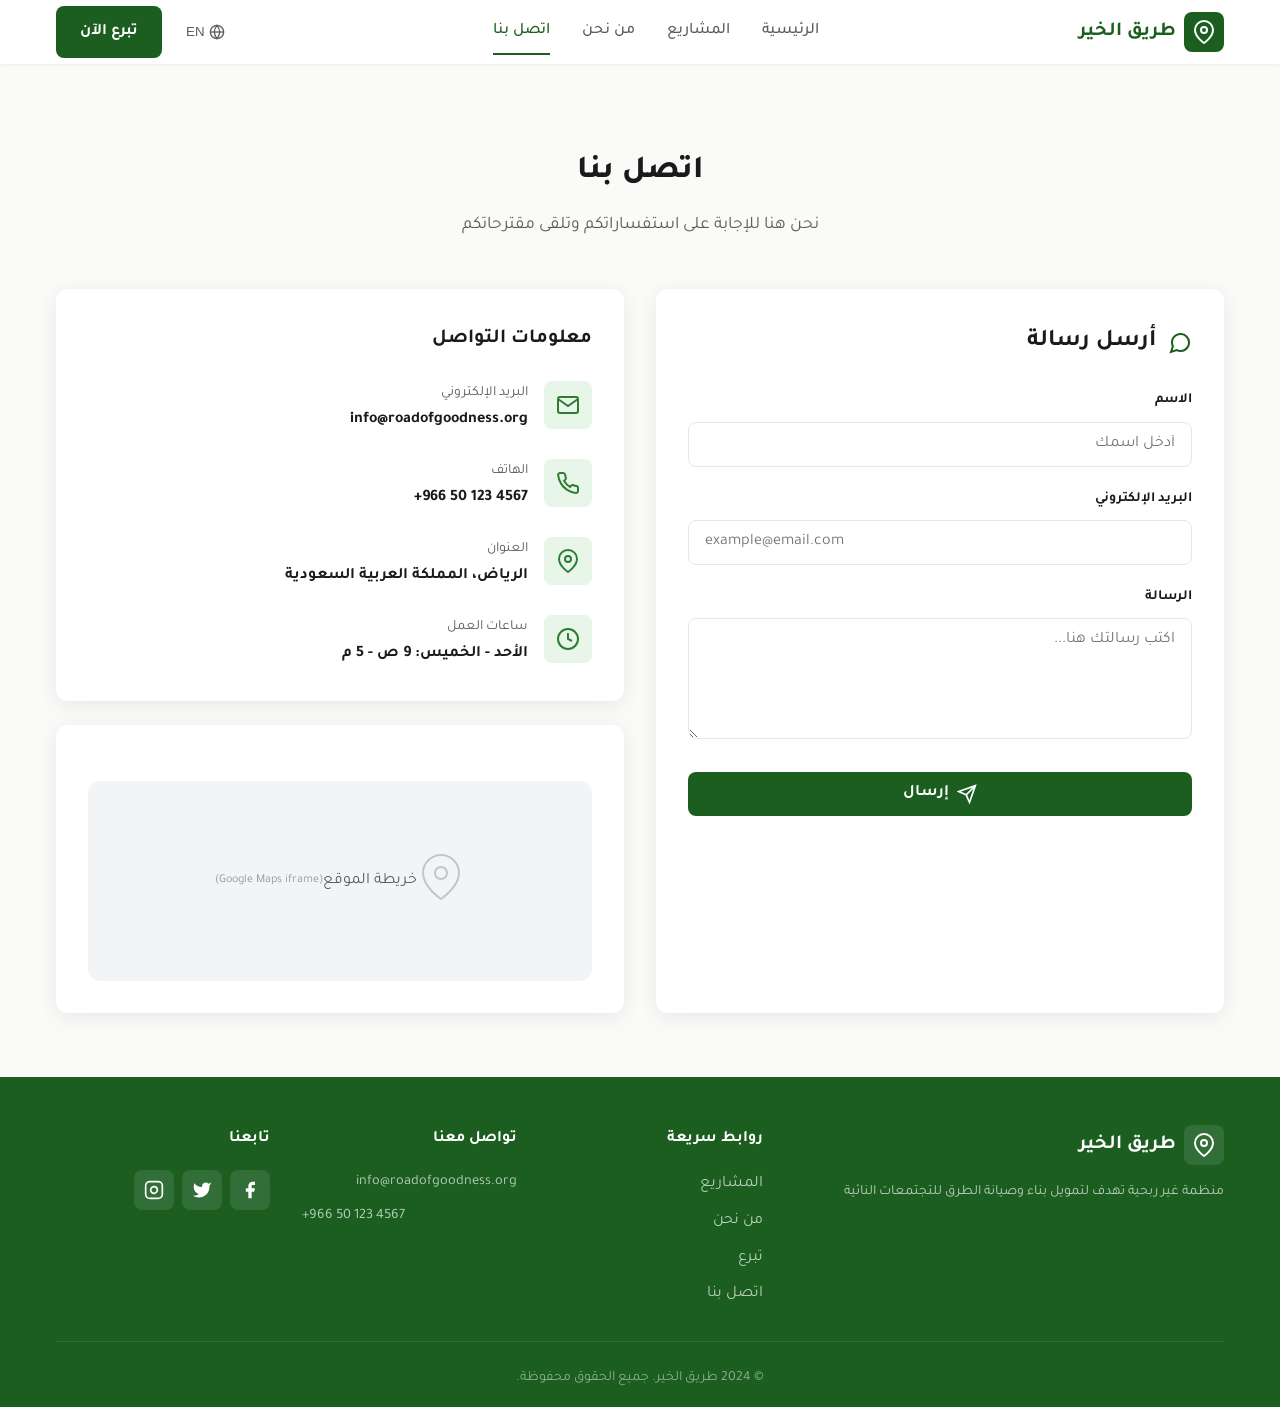
<file: contact.html>
<!DOCTYPE html>
<html lang="ar" dir="rtl">
<head>
  <meta charset="UTF-8">
  <meta name="viewport" content="width=device-width, initial-scale=1.0">
  <title data-ar="اتصل بنا - طريق الخير" data-en="Contact - Road of Goodness">اتصل بنا - طريق الخير</title>
  <link rel="preconnect" href="https://fonts.googleapis.com">
  <link rel="preconnect" href="https://fonts.gstatic.com" crossorigin>
  <link href="https://fonts.googleapis.com/css2?family=Inter:wght@400;500;600;700&family=Tajawal:wght@400;500;700;800&display=swap" rel="stylesheet">
  <link rel="stylesheet" href="css/style.css">
</head>
<body>
  <!-- Navbar -->
  <header class="navbar">
    <div class="container navbar-content">
      <a href="index.html" class="logo">
        <div class="logo-icon">
          <svg width="24" height="24" viewBox="0 0 24 24" fill="none" stroke="currentColor" stroke-width="2">
            <path d="M21 10c0 7-9 13-9 13s-9-6-9-13a9 9 0 0 1 18 0z"></path>
            <circle cx="12" cy="10" r="3"></circle>
          </svg>
        </div>
        <span class="logo-text">طريق الخير</span>
      </a>
      <nav class="nav-links">
        <a href="index.html" class="nav-link" data-ar="الرئيسية" data-en="Home">الرئيسية</a>
        <a href="projects.html" class="nav-link" data-ar="المشاريع" data-en="Projects">المشاريع</a>
        <a href="about.html" class="nav-link" data-ar="من نحن" data-en="About">من نحن</a>
        <a href="contact.html" class="nav-link active" data-ar="اتصل بنا" data-en="Contact">اتصل بنا</a>
      </nav>
      <div class="nav-actions">
        <button class="lang-toggle" id="langToggle">
          <svg width="16" height="16" viewBox="0 0 24 24" fill="none" stroke="currentColor" stroke-width="2">
            <circle cx="12" cy="12" r="10"></circle>
            <line x1="2" y1="12" x2="22" y2="12"></line>
            <path d="M12 2a15.3 15.3 0 0 1 4 10 15.3 15.3 0 0 1-4 10 15.3 15.3 0 0 1-4-10 15.3 15.3 0 0 1 4-10z"></path>
          </svg>
          <span id="langText">EN</span>
        </button>
        <a href="donate.html" class="btn btn-primary" data-ar="تبرع الآن" data-en="Donate Now">تبرع الآن</a>
      </div>
      <button class="mobile-menu-btn" id="mobileMenuBtn">
        <svg width="24" height="24" viewBox="0 0 24 24" fill="none" stroke="currentColor" stroke-width="2">
          <line x1="3" y1="12" x2="21" y2="12"></line>
          <line x1="3" y1="6" x2="21" y2="6"></line>
          <line x1="3" y1="18" x2="21" y2="18"></line>
        </svg>
      </button>
    </div>
    <div class="mobile-menu" id="mobileMenu">
      <nav class="mobile-nav">
        <a href="index.html" class="mobile-link">الرئيسية</a>
        <a href="projects.html" class="mobile-link">المشاريع</a>
        <a href="about.html" class="mobile-link">من نحن</a>
        <a href="contact.html" class="mobile-link active">اتصل بنا</a>
        <a href="donate.html" class="btn btn-primary">تبرع الآن</a>
      </nav>
    </div>
  </header>

  <main class="section section-light" style="min-height:100vh;padding-top:80px">
    <div class="container">
      <!-- Header -->
      <div class="section-header">
        <h1 class="section-title" data-ar="اتصل بنا" data-en="Contact Us">اتصل بنا</h1>
        <p class="section-desc" data-ar="نحن هنا للإجابة على استفساراتكم وتلقى مقترحاتكم" data-en="We are here to answer your questions and receive your suggestions">نحن هنا للإجابة على استفساراتكم وتلقى مقترحاتكم</p>
      </div>

      <div class="contact-grid">
        <!-- Contact Form -->
        <div class="contact-form" id="contactFormContainer">
          <form id="contactForm">
            <h2 style="font-size:1.5rem;font-weight:700;margin-bottom:1.5rem;display:flex;align-items:center;gap:0.75rem">
              <svg width="24" height="24" viewBox="0 0 24 24" fill="none" stroke="var(--color-primary-900)" stroke-width="2">
                <path d="M21 11.5a8.38 8.38 0 0 1-.9 3.8 8.5 8.5 0 0 1-7.6 4.7 8.38 8.38 0 0 1-3.8-.9L3 21l1.9-5.7a8.38 8.38 0 0 1-.9-3.8 8.5 8.5 0 0 1 4.7-7.6 8.38 8.38 0 0 1 3.8-.9h.5a8.48 8.48 0 0 1 8 8v.5z"></path>
              </svg>
              <span data-ar="أرسل رسالة" data-en="Send a Message">أرسل رسالة</span>
            </h2>
            <div class="form-group">
              <label class="form-label" data-ar="الاسم" data-en="Name">الاسم</label>
              <input type="text" class="form-input" required placeholder="أدخل اسمك">
            </div>
            <div class="form-group">
              <label class="form-label" data-ar="البريد الإلكتروني" data-en="Email">البريد الإلكتروني</label>
              <input type="email" class="form-input" required dir="ltr" placeholder="example@email.com">
            </div>
            <div class="form-group">
              <label class="form-label" data-ar="الرسالة" data-en="Message">الرسالة</label>
              <textarea class="form-input" rows="5" required placeholder="اكتب رسالتك هنا..."></textarea>
            </div>
            <button type="submit" class="btn btn-primary btn-full">
              <svg width="20" height="20" viewBox="0 0 24 24" fill="none" stroke="currentColor" stroke-width="2">
                <line x1="22" y1="2" x2="11" y2="13"></line>
                <polygon points="22 2 15 22 11 13 2 9 22 2"></polygon>
              </svg>
              <span data-ar="إرسال" data-en="Send">إرسال</span>
            </button>
          </form>
        </div>

        <!-- Success Message -->
        <div class="contact-form" id="contactSuccess" style="display:none;text-align:center">
          <div style="width:64px;height:64px;background:#dcfce7;border-radius:50%;display:flex;align-items:center;justify-content:center;margin:0 auto 1.5rem">
            <svg width="32" height="32" viewBox="0 0 24 24" fill="none" stroke="#16a34a" stroke-width="2">
              <polyline points="20 6 9 17 4 12"></polyline>
            </svg>
          </div>
          <h2 style="font-size:1.25rem;font-weight:700;margin-bottom:0.5rem" data-ar="تم الإرسال بنجاح" data-en="Message Sent Successfully">تم الإرسال بنجاح</h2>
          <p style="color:var(--color-text-secondary);margin-bottom:1.5rem" data-ar="شكراً لتواصلك معنا! سنرد عليك في أقرب وقت" data-en="Thank you for contacting us! We will respond as soon as possible">شكراً لتواصلك معنا! سنرد عليك في أقرب وقت</p>
          <button class="btn btn-primary" onclick="document.getElementById('contactFormContainer').style.display='block';document.getElementById('contactSuccess').style.display='none'" data-ar="إرسال رسالة أخرى" data-en="Send Another Message">إرسال رسالة أخرى</button>
        </div>

        <!-- Contact Info -->
        <div>
          <div class="contact-info">
            <h2 style="font-size:1.25rem;font-weight:700;margin-bottom:1.5rem" data-ar="معلومات التواصل" data-en="Contact Information">معلومات التواصل</h2>
            <div class="info-grid">
              <div class="info-item">
                <div class="info-icon">
                  <svg width="24" height="24" viewBox="0 0 24 24" fill="none" stroke="currentColor" stroke-width="2">
                    <path d="M4 4h16c1.1 0 2 .9 2 2v12c0 1.1-.9 2-2 2H4c-1.1 0-2-.9-2-2V6c0-1.1.9-2 2-2z"></path>
                    <polyline points="22,6 12,13 2,6"></polyline>
                  </svg>
                </div>
                <div>
                  <p style="font-size:0.875rem;color:var(--color-text-secondary)" data-ar="البريد الإلكتروني" data-en="Email">البريد الإلكتروني</p>
                  <p style="font-weight:600">info@roadofgoodness.org</p>
                </div>
              </div>
              <div class="info-item">
                <div class="info-icon">
                  <svg width="24" height="24" viewBox="0 0 24 24" fill="none" stroke="currentColor" stroke-width="2">
                    <path d="M22 16.92v3a2 2 0 0 1-2.18 2 19.79 19.79 0 0 1-8.63-3.07 19.5 19.5 0 0 1-6-6 19.79 19.79 0 0 1-3.07-8.67A2 2 0 0 1 4.11 2h3a2 2 0 0 1 2 1.72 12.84 12.84 0 0 0 .7 2.81 2 2 0 0 1-.45 2.11L8.09 9.91a16 16 0 0 0 6 6l1.27-1.27a2 2 0 0 1 2.11-.45 12.84 12.84 0 0 0 2.81.7A2 2 0 0 1 22 16.92z"></path>
                  </svg>
                </div>
                <div>
                  <p style="font-size:0.875rem;color:var(--color-text-secondary)" data-ar="الهاتف" data-en="Phone">الهاتف</p>
                  <p style="font-weight:600" dir="ltr">+966 50 123 4567</p>
                </div>
              </div>
              <div class="info-item">
                <div class="info-icon">
                  <svg width="24" height="24" viewBox="0 0 24 24" fill="none" stroke="currentColor" stroke-width="2">
                    <path d="M21 10c0 7-9 13-9 13s-9-6-9-13a9 9 0 0 1 18 0z"></path>
                    <circle cx="12" cy="10" r="3"></circle>
                  </svg>
                </div>
                <div>
                  <p style="font-size:0.875rem;color:var(--color-text-secondary)" data-ar="العنوان" data-en="Address">العنوان</p>
                  <p style="font-weight:600" data-ar="الرياض، المملكة العربية السعودية" data-en="Riyadh, Saudi Arabia">الرياض، المملكة العربية السعودية</p>
                </div>
              </div>
              <div class="info-item">
                <div class="info-icon">
                  <svg width="24" height="24" viewBox="0 0 24 24" fill="none" stroke="currentColor" stroke-width="2">
                    <circle cx="12" cy="12" r="10"></circle>
                    <polyline points="12 6 12 12 16 14"></polyline>
                  </svg>
                </div>
                <div>
                  <p style="font-size:0.875rem;color:var(--color-text-secondary)" data-ar="ساعات العمل" data-en="Working Hours">ساعات العمل</p>
                  <p style="font-weight:600" data-ar="الأحد - الخميس: 9 ص - 5 م" data-en="Sun - Thu: 9 AM - 5 PM">الأحد - الخميس: 9 ص - 5 م</p>
                </div>
              </div>
            </div>
          </div>

          <!-- Map -->
          <div class="contact-info" style="margin-top:1.5rem">
            <div class="map-placeholder">
              <svg width="48" height="48" viewBox="0 0 24 24" fill="none" stroke="currentColor" stroke-width="1" style="opacity:0.3;margin-bottom:0.5rem">
                <path d="M21 10c0 7-9 13-9 13s-9-6-9-13a9 9 0 0 1 18 0z"></path>
                <circle cx="12" cy="10" r="3"></circle>
              </svg>
              <p data-ar="خريطة الموقع" data-en="Location Map">خريطة الموقع</p>
              <p style="font-size:0.75rem;opacity:0.6">(Google Maps iframe)</p>
            </div>
          </div>
        </div>
      </div>
    </div>
  </main>

  <!-- Footer -->
  <footer class="footer">
    <div class="container">
      <div class="footer-grid">
        <div class="footer-brand">
          <div class="footer-logo">
            <div class="logo-icon">
              <svg width="24" height="24" viewBox="0 0 24 24" fill="none" stroke="currentColor" stroke-width="2">
                <path d="M21 10c0 7-9 13-9 13s-9-6-9-13a9 9 0 0 1 18 0z"></path>
                <circle cx="12" cy="10" r="3"></circle>
              </svg>
            </div>
            <span>طريق الخير</span>
          </div>
          <p class="footer-tagline">منظمة غير ربحية تهدف لتمويل بناء وصيانة الطرق للتجتمعات النائية</p>
        </div>
        <div class="footer-links">
          <h4>روابط سريعة</h4>
          <nav>
            <a href="projects.html">المشاريع</a>
            <a href="about.html">من نحن</a>
            <a href="donate.html">تبرع</a>
            <a href="contact.html">اتصل بنا</a>
          </nav>
        </div>
        <div class="footer-contact">
          <h4>تواصل معنا</h4>
          <p>info@roadofgoodness.org</p>
          <p dir="ltr">+966 50 123 4567</p>
        </div>
        <div class="footer-social">
          <h4>تابعنا</h4>
          <div class="social-icons">
            <a href="#" class="social-icon">
              <svg width="20" height="20" viewBox="0 0 24 24" fill="currentColor"><path d="M18 2h-3a5 5 0 0 0-5 5v3H7v4h3v8h4v-8h3l1-4h-4V7a1 1 0 0 1 1-1h3z"></path></svg>
            </a>
            <a href="#" class="social-icon">
              <svg width="20" height="20" viewBox="0 0 24 24" fill="currentColor"><path d="M23 3a10.9 10.9 0 0 1-3.14 1.53 4.48 4.48 0 0 0-7.86 3v1A10.66 10.66 0 0 1 3 4s-4 9 5 13a11.64 11.64 0 0 1-7 2c9 5 20 0 20-11.5a4.5 4.5 0 0 0-.08-.83A7.72 7.72 0 0 0 23 3z"></path></svg>
            </a>
            <a href="#" class="social-icon">
              <svg width="20" height="20" viewBox="0 0 24 24" fill="none" stroke="currentColor" stroke-width="2"><rect x="2" y="2" width="20" height="20" rx="5" ry="5"></rect><path d="M16 11.37A4 4 0 1 1 12.63 8 4 4 0 0 1 16 11.37z"></path></svg>
            </a>
          </div>
        </div>
      </div>
      <div class="footer-bottom">
        <p>© 2024 طريق الخير. جميع الحقوق محفوظة.</p>
      </div>
    </div>
  </footer>

  <script src="js/script.js"></script>
</body>
</html>
</file>
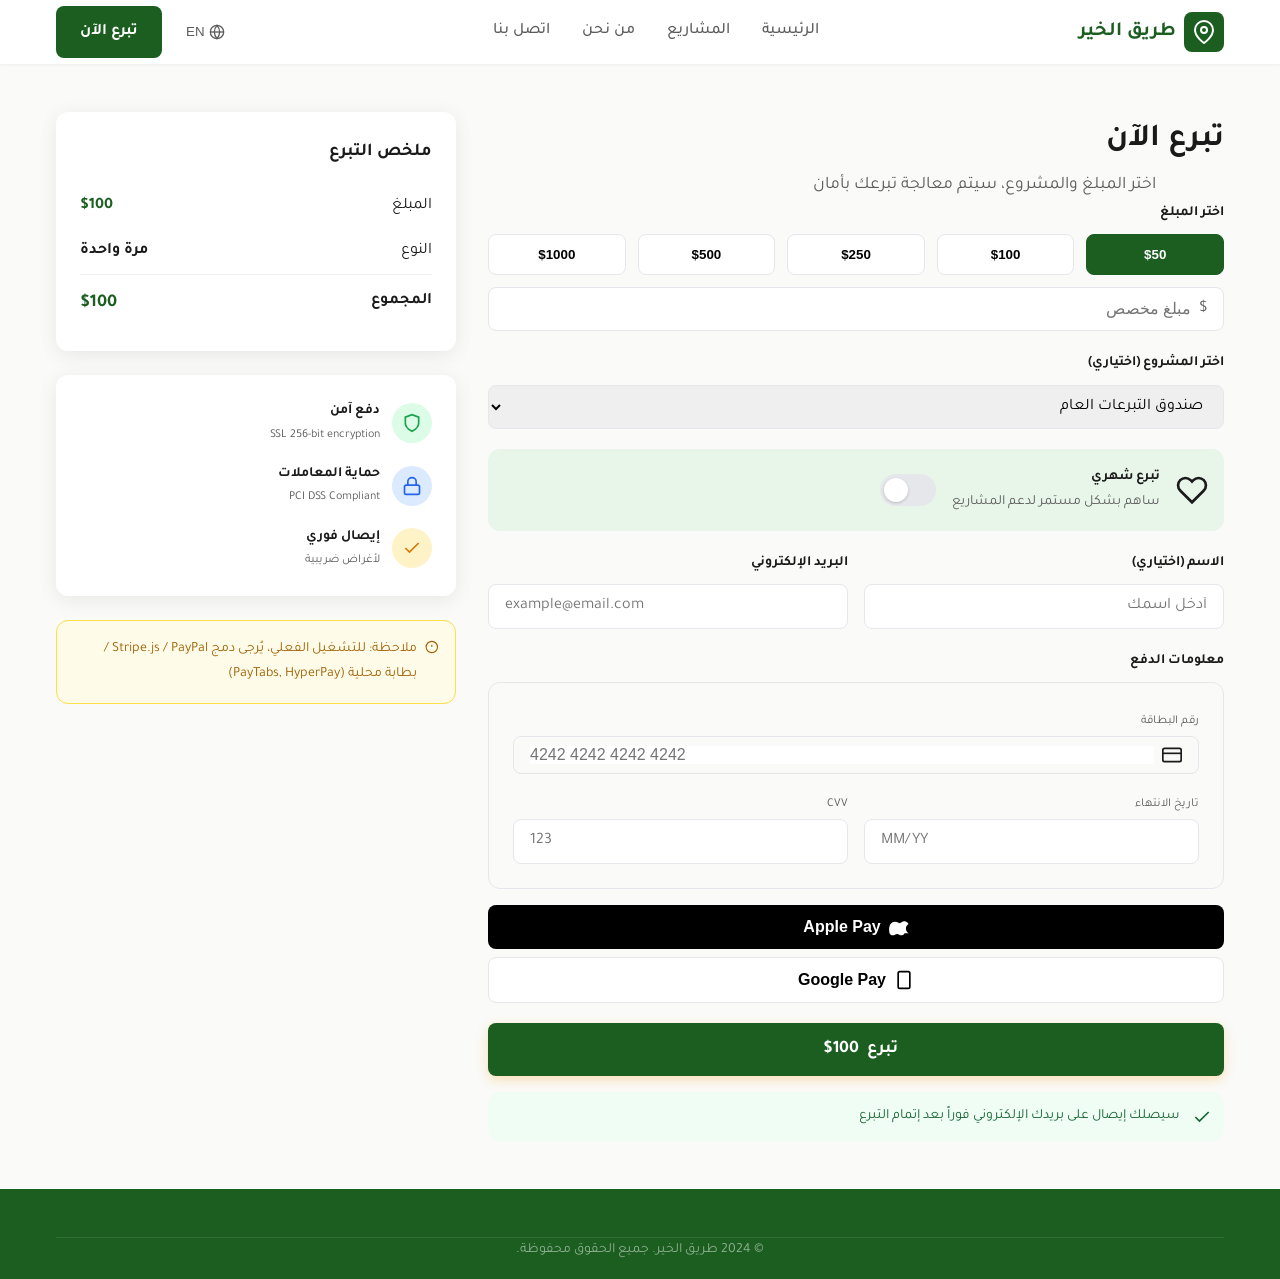
<file: donate.html>
<!DOCTYPE html>
<html lang="ar" dir="rtl">
<head>
  <meta charset="UTF-8">
  <meta name="viewport" content="width=device-width, initial-scale=1.0">
  <title data-ar="تبرع الآن - طريق الخير" data-en="Donate Now - Road of Goodness">تبرع الآن - طريق الخير</title>
  <link rel="preconnect" href="https://fonts.googleapis.com">
  <link rel="preconnect" href="https://fonts.gstatic.com" crossorigin>
  <link href="https://fonts.googleapis.com/css2?family=Inter:wght@400;500;600;700&family=Tajawal:wght@400;500;700;800&display=swap" rel="stylesheet">
  <link rel="stylesheet" href="css/style.css">
</head>
<body>
  <!-- Navbar -->
  <header class="navbar">
    <div class="container navbar-content">
      <a href="index.html" class="logo">
        <div class="logo-icon">
          <svg width="24" height="24" viewBox="0 0 24 24" fill="none" stroke="currentColor" stroke-width="2">
            <path d="M21 10c0 7-9 13-9 13s-9-6-9-13a9 9 0 0 1 18 0z"></path>
            <circle cx="12" cy="10" r="3"></circle>
          </svg>
        </div>
        <span class="logo-text" data-ar="طريق الخير" data-en="Road of Goodness">طريق الخير</span>
      </a>
      <nav class="nav-links">
        <a href="index.html" class="nav-link" data-ar="الرئيسية" data-en="Home">الرئيسية</a>
        <a href="projects.html" class="nav-link" data-ar="المشاريع" data-en="Projects">المشاريع</a>
        <a href="about.html" class="nav-link" data-ar="من نحن" data-en="About">من نحن</a>
        <a href="contact.html" class="nav-link" data-ar="اتصل بنا" data-en="Contact">اتصل بنا</a>
      </nav>
      <div class="nav-actions">
        <button class="lang-toggle" id="langToggle">
          <svg width="16" height="16" viewBox="0 0 24 24" fill="none" stroke="currentColor" stroke-width="2">
            <circle cx="12" cy="12" r="10"></circle>
            <line x1="2" y1="12" x2="22" y2="12"></line>
            <path d="M12 2a15.3 15.3 0 0 1 4 10 15.3 15.3 0 0 1-4 10 15.3 15.3 0 0 1-4-10 15.3 15.3 0 0 1 4-10z"></path>
          </svg>
          <span id="langText">EN</span>
        </button>
        <a href="donate.html" class="btn btn-primary active" data-ar="تبرع الآن" data-en="Donate Now">تبرع الآن</a>
      </div>
      <button class="mobile-menu-btn" id="mobileMenuBtn">
        <svg width="24" height="24" viewBox="0 0 24 24" fill="none" stroke="currentColor" stroke-width="2">
          <line x1="3" y1="12" x2="21" y2="12"></line>
          <line x1="3" y1="6" x2="21" y2="6"></line>
          <line x1="3" y1="18" x2="21" y2="18"></line>
        </svg>
      </button>
    </div>
    <div class="mobile-menu" id="mobileMenu">
      <nav class="mobile-nav">
        <a href="index.html" class="mobile-link" data-ar="الرئيسية" data-en="Home">الرئيسية</a>
        <a href="projects.html" class="mobile-link" data-ar="المشاريع" data-en="Projects">المشاريع</a>
        <a href="about.html" class="mobile-link" data-ar="من نحن" data-en="About">من نحن</a>
        <a href="contact.html" class="mobile-link" data-ar="اتصل بنا" data-en="Contact">اتصل بنا</a>
        <button class="lang-toggle mobile-lang" id="mobileLangToggle"><span id="mobileLangText">English</span></button>
        <a href="donate.html" class="btn btn-primary" data-ar="تبرع الآن" data-en="Donate Now">تبرع الآن</a>
      </nav>
    </div>
  </header>

  <main class="donate-page">
    <div class="container">
      <div class="donate-grid">
        <!-- Left: Donation Form -->
        <div>
          <h1 data-ar="تبرع الآن" data-en="Donate Now">تبرع الآن</h1>
          <p class="section-desc" data-ar="اختر المبلغ والمشروع، سيتم معالجة تبرعك بأمان" data-en="Choose the amount and project, your donation will be securely processed">اختر المبلغ والمشروع، سيتم معالجة تبرعك بأمان</p>

          <form class="donation-form">
            <!-- Amount Selection -->
            <div class="form-group">
              <label class="form-label" data-ar="اختر المبلغ" data-en="Select Amount">اختر المبلغ</label>
              <div class="amount-grid">
                <button type="button" class="amount-btn active" data-amount="50">$50</button>
                <button type="button" class="amount-btn" data-amount="100">$100</button>
                <button type="button" class="amount-btn" data-amount="250">$250</button>
                <button type="button" class="amount-btn" data-amount="500">$500</button>
                <button type="button" class="amount-btn" data-amount="1000">$1000</button>
              </div>
              <div class="custom-input-wrap">
                <input type="number" id="customAmount" class="custom-input" placeholder="مبلغ مخصص" min="1">
                <span class="currency-symbol">$</span>
              </div>
            </div>

            <!-- Project Selection -->
            <div class="form-group">
              <label class="form-label" data-ar="اختر المشروع (اختياري)" data-en="Select Project (Optional)">اختر المشروع (اختياري)</label>
              <select id="projectSelect" class="form-select">
                <option value="" data-ar="صندوق التبرعات العام" data-en="General Donation Fund">صندوق التبرعات العام</option>
                <option value="1" data-ar="طريق قرية الأمل" data-en="Village of Hope Road">طريق قرية الأمل</option>
                <option value="2" data-ar="جسر المستقبل" data-en="Bridge of the Future">جسر المستقبل</option>
                <option value="3" data-ar="طريق الجبل الأخضر" data-en="Green Mountain Road">طريق الجبل الأخضر</option>
              </select>
            </div>

            <!-- Recurring Toggle -->
            <div class="recurring-toggle">
              <svg width="32" height="32" viewBox="0 0 24 24" fill="none" stroke="currentColor" stroke-width="2" class="toggle-icon">
                <path d="M20.84 4.61a5.5 5.5 0 0 0-7.78 0L12 5.67l-1.06-1.06a5.5 5.5 0 0 0-7.78 7.78l1.06 1.06L12 21.23l7.78-7.78 1.06-1.06a5.5 5.5 0 0 0 0-7.78z"></path>
              </svg>
              <div>
                <p class="form-label" style="margin-bottom:0" data-ar="تبرع شهري" data-en="Monthly Donation">تبرع شهري</p>
                <p style="font-size:0.875rem;color:var(--color-text-secondary)" data-ar="ساهم بشكل مستمر لدعم المشاريع" data-en="Contribute regularly to support projects">ساهم بشكل مستمر لدعم المشاريع</p>
              </div>
              <div class="toggle-switch" id="recurringToggle"></div>
            </div>

            <!-- Donor Info -->
            <div class="form-group" style="display:grid;grid-template-columns:1fr 1fr;gap:1rem">
              <div>
                <label class="form-label" data-ar="الاسم (اختياري)" data-en="Name (Optional)">الاسم (اختياري)</label>
                <input type="text" id="donorName" class="form-input" placeholder="أدخل اسمك">
              </div>
              <div>
                <label class="form-label" data-ar="البريد الإلكتروني" data-en="Email">البريد الإلكتروني</label>
                <input type="email" id="donorEmail" class="form-input" placeholder="example@email.com" dir="ltr" required>
              </div>
            </div>

            <!-- Payment Info -->
            <div class="form-group">
              <label class="form-label" data-ar="معلومات الدفع" data-en="Payment Information">معلومات الدفع</label>
              <div class="payment-card">
                <div class="form-group" style="margin-bottom:1rem">
                  <label style="font-size:0.75rem;color:var(--color-text-secondary)" data-ar="رقم البطاقة" data-en="Card Number">رقم البطاقة</label>
                  <div class="card-input-wrap">
                    <svg width="20" height="20" viewBox="0 0 24 24" fill="none" stroke="currentColor" stroke-width="2">
                      <rect x="1" y="4" width="22" height="16" rx="2" ry="2"></rect>
                      <line x1="1" y1="10" x2="23" y2="10"></line>
                    </svg>
                    <input type="text" class="card-input" placeholder="4242 4242 4242 4242" maxlength="19" dir="ltr">
                  </div>
                </div>
                <div style="display:grid;grid-template-columns:1fr 1fr;gap:1rem">
                  <div>
                    <label style="font-size:0.75rem;color:var(--color-text-secondary)" data-ar="تاريخ الانتهاء" data-en="Expiry Date">تاريخ الانتهاء</label>
                    <input type="text" class="form-input" placeholder="MM/YY" maxlength="5" dir="ltr">
                  </div>
                  <div>
                    <label style="font-size:0.75rem;color:var(--color-text-secondary)">CVV</label>
                    <input type="text" class="form-input" placeholder="123" maxlength="4" dir="ltr">
                  </div>
                </div>
              </div>

              <!-- Digital Wallets -->
              <div class="wallets">
                <button type="button" class="wallet-btn wallet-apple">
                  <svg width="20" height="20" viewBox="0 0 24 24" fill="currentColor">
                    <path d="M18.71 19.5c-.83 1.24-1.71 2.45-3.05 2.47-3.06.03-3.85-1.68-5.86-1.68-2.02 0-2.88 1.65-5.91 1.7-1.35-.02-2.39-1.36-3.25-2.6C-.05 16.73-.41 11.21 2.08 8.17c1.22-1.5 3.08-2.45 5.02-2.47 3-.03 4.89 1.7 5.93 1.7 1.02 0 2.84-2.17 5.22-2.17.87 0 3.62.33 5.22 3.08-4.57 2.6-3.97 9.22.24 11.19z"/>
                  </svg>
                  Apple Pay
                </button>
                <button type="button" class="wallet-btn wallet-google">
                  <svg width="20" height="20" viewBox="0 0 24 24" fill="none" stroke="currentColor" stroke-width="2">
                    <rect x="5" y="2" width="14" height="20" rx="2" ry="2"></rect>
                    <line x1="12" y1="18" x2="12.01" y2="18"></line>
                  </svg>
                  Google Pay
                </button>
              </div>
            </div>

            <!-- Submit Button -->
            <button type="submit" id="donateBtn" class="btn btn-accent btn-lg btn-full">
              <span data-ar="تبرع" data-en="Donate">تبرع</span>
              <span class="display-amount">$100</span>
              <span id="recurringText"></span>
            </button>

            <!-- Trust Badge -->
            <div class="trust-badge">
              <svg width="20" height="20" viewBox="0 0 24 24" fill="none" stroke="currentColor" stroke-width="2">
                <polyline points="20 6 9 17 4 12"></polyline>
              </svg>
              <span data-ar="سيصلك إيصال على بريدك الإلكتروني فوراً بعد إتمام التبرع" data-en="You will receive a receipt via email immediately after completing the donation">سيصلك إيصال على بريدك الإلكتروني فوراً بعد إتمام التبرع</span>
            </div>
          </form>
        </div>

        <!-- Right: Sidebar -->
        <div>
          <!-- Donation Summary -->
          <div class="sidebar-card">
            <h3 style="font-size:1.125rem;font-weight:700;margin-bottom:1rem" data-ar="ملخص التبرع" data-en="Donation Summary">ملخص التبرع</h3>
            <div class="summary-row">
              <span data-ar="المبلغ" data-en="Amount">المبلغ</span>
              <span class="display-amount" style="font-weight:600;color:var(--color-primary-900)">$100</span>
            </div>
            <div class="summary-row">
              <span data-ar="النوع" data-en="Type">النوع</span>
              <span class="display-type" style="font-weight:600">مرة واحدة</span>
            </div>
            <div class="summary-row total">
              <span data-ar="المجموع" data-en="Total">المجموع</span>
              <span class="display-amount" style="font-size:1.125rem;color:var(--color-primary-900)">$100</span>
            </div>
          </div>

          <!-- Trust Badges -->
          <div class="sidebar-card">
            <div style="display:flex;align-items:center;gap:0.75rem;margin-bottom:1rem">
              <div style="width:40px;height:40px;background:#dcfce7;border-radius:50%;display:flex;align-items:center;justify-content:center">
                <svg width="20" height="20" viewBox="0 0 24 24" fill="none" stroke="#16a34a" stroke-width="2">
                  <path d="M12 22s8-4 8-10V5l-8-3-8 3v7c0 6 8 10 8 10z"></path>
                </svg>
              </div>
              <div>
                <p style="font-weight:600;font-size:0.875rem" data-ar="دفع آمن" data-en="Secure Payment">دفع آمن</p>
                <p style="font-size:0.75rem;color:var(--color-text-secondary)">SSL 256-bit encryption</p>
              </div>
            </div>
            <div style="display:flex;align-items:center;gap:0.75rem;margin-bottom:1rem">
              <div style="width:40px;height:40px;background:#dbeafe;border-radius:50%;display:flex;align-items:center;justify-content:center">
                <svg width="20" height="20" viewBox="0 0 24 24" fill="none" stroke="#2563eb" stroke-width="2">
                  <rect x="3" y="11" width="18" height="11" rx="2" ry="2"></rect>
                  <path d="M7 11V7a5 5 0 0 1 10 0v4"></path>
                </svg>
              </div>
              <div>
                <p style="font-weight:600;font-size:0.875rem" data-ar="حماية المعاملات" data-en="Transaction Protection">حماية المعاملات</p>
                <p style="font-size:0.75rem;color:var(--color-text-secondary)">PCI DSS Compliant</p>
              </div>
            </div>
            <div style="display:flex;align-items:center;gap:0.75rem">
              <div style="width:40px;height:40px;background:#fef3c7;border-radius:50%;display:flex;align-items:center;justify-content:center">
                <svg width="20" height="20" viewBox="0 0 24 24" fill="none" stroke="#d97706" stroke-width="2">
                  <polyline points="20 6 9 17 4 12"></polyline>
                </svg>
              </div>
              <div>
                <p style="font-weight:600;font-size:0.875rem" data-ar="إيصال فوري" data-en="Instant Receipt">إيصال فوري</p>
                <p style="font-size:0.75rem;color:var(--color-text-secondary)" data-ar="لأغراض ضريبية" data-en="For tax purposes">لأغراض ضريبية</p>
              </div>
            </div>
          </div>

          <!-- Dev Note -->
          <div style="background:#fefce8;border:1px solid #fde047;border-radius:var(--radius-card);padding:1rem">
            <div style="display:flex;align-items:start;gap:0.5rem">
              <svg width="20" height="20" viewBox="0 0 24 24" fill="none" stroke="#a16207" stroke-width="2">
                <circle cx="12" cy="12" r="10"></circle>
                <line x1="12" y1="8" x2="12" y2="12"></line>
                <line x1="12" y1="16" x2="12.01" y2="16"></line>
              </svg>
              <p style="font-size:0.875rem;color:#a16207" data-ar="ملاحظة: للتشغيل الفعلي، يُرجى دمج Stripe.js / PayPal / بطابة محلية (PayTabs, HyperPay)" data-en="Note: For production, integrate Stripe.js / PayPal / local gateway (PayTabs, HyperPay)">ملاحظة: للتشغيل الفعلي، يُرجى دمج Stripe.js / PayPal / بطابة محلية (PayTabs, HyperPay)</p>
            </div>
          </div>
        </div>
      </div>
    </div>
  </main>

  <!-- Footer -->
  <footer class="footer">
    <div class="container">
      <div class="footer-bottom" style="padding-top:0">
        <p data-ar="© 2024 طريق الخير. جميع الحقوق محفوظة." data-en="© 2024 Road of Goodness. All rights reserved.">© 2024 طريق الخير. جميع الحقوق محفوظة.</p>
      </div>
    </div>
  </footer>

  <!-- Receipt Modal -->
  <div class="modal-overlay" id="receiptModal">
    <div class="modal">
      <button class="modal-close" aria-label="Close">
        <svg width="24" height="24" viewBox="0 0 24 24" fill="none" stroke="currentColor" stroke-width="2">
          <line x1="18" y1="6" x2="6" y2="18"></line>
          <line x1="6" y1="6" x2="18" y2="18"></line>
        </svg>
      </button>
      <div class="modal-icon">
        <svg width="32" height="32" viewBox="0 0 24 24" fill="none" stroke="currentColor" stroke-width="2">
          <polyline points="20 6 9 17 4 12"></polyline>
        </svg>
      </div>
      <h2 class="modal-title" data-ar="شكراً لتبرعك الكريم!" data-en="Thank You for Your Donation!">شكراً لتبرعك الكريم!</h2>
      <div class="receipt-info">
        <div class="receipt-row">
          <span data-ar="رقم الإيصال" data-en="Receipt #">رقم الإيصال</span>
          <span id="receiptNumber" style="font-family:monospace;font-weight:600">RD-2024-000000</span>
        </div>
        <div class="receipt-row">
          <span data-ar="الاسم" data-en="Name">الاسم</span>
          <span id="receiptDonor" style="font-weight:600">Anonymous</span>
        </div>
        <div class="receipt-row">
          <span data-ar="المبلغ" data-en="Amount">المبلغ</span>
          <span id="receiptAmount" style="font-weight:700;color:var(--color-primary-900)">$100</span>
        </div>
        <div class="receipt-row">
          <span data-ar="المشروع" data-en="Project">المشروع</span>
          <span id="receiptProject" style="font-weight:600">General Fund</span>
        </div>
        <div class="receipt-row">
          <span data-ar="التاريخ" data-en="Date">التاريخ</span>
          <span id="receiptDate" style="font-weight:600">-</span>
        </div>
        <div class="receipt-row">
          <span data-ar="الحالة" data-en="Status">الحالة</span>
          <span style="color:#16a34a;display:flex;align-items:center;gap:0.25rem">
            <svg width="16" height="16" viewBox="0 0 24 24" fill="none" stroke="currentColor" stroke-width="2"><polyline points="20 6 9 17 4 12"></polyline></svg>
            <span data-ar="تم الدفع بنجاح" data-en="Payment Successful">تم الدفع بنجاح</span>
          </span>
        </div>
      </div>
      <div class="modal-actions">
        <button class="btn btn-primary" id="downloadReceipt">
          <svg width="16" height="16" viewBox="0 0 24 24" fill="none" stroke="currentColor" stroke-width="2">
            <path d="M21 15v4a2 2 0 0 1-2 2H5a2 2 0 0 1-2-2v-4"></path>
            <polyline points="7 10 12 15 17 10"></polyline>
            <line x1="12" y1="15" x2="12" y2="3"></line>
          </svg>
          <span data-ar="تحميل الإيصال" data-en="Download Receipt">تحميل الإيصال</span>
        </button>
        <button class="btn btn-outline" style="background:var(--color-white);color:var(--color-text-primary)">
          <svg width="16" height="16" viewBox="0 0 24 24" fill="none" stroke="currentColor" stroke-width="2">
            <circle cx="18" cy="5" r="3"></circle>
            <circle cx="6" cy="12" r="3"></circle>
            <circle cx="18" cy="19" r="3"></circle>
            <line x1="8.59" y1="13.51" x2="15.42" y2="17.49"></line>
            <line x1="15.41" y1="6.51" x2="8.59" y2="10.49"></line>
          </svg>
          <span data-ar="مشاركة" data-en="Share">مشاركة</span>
        </button>
      </div>
    </div>
  </div>

  <script src="js/script.js"></script>
</body>
</html>
</file>
<file: css/style.css>
/* ====================
   CSS Variables & Reset
   ==================== */
:root {
  --color-primary: #1B5E20;
  --color-primary-50: #E8F5E9;
  --color-primary-100: #C8E6C9;
  --color-primary-800: #2E7D32;
  --color-primary-900: #1B5E20;
  --color-accent: #F9A825;
  --color-accent-600: #FDD835;
  --color-accent-800: #F9A825;
  --color-background: #FAFAF8;
  --color-text-primary: #1A1A1A;
  --color-text-secondary: #5C5C5C;
  --color-success: #2E7D32;
  --color-white: #ffffff;
  --shadow-card: 0 4px 20px rgba(0,0,0,0.08);
  --shadow-card-hover: 0 8px 30px rgba(0,0,0,0.12);
  --radius-card: 12px;
  --radius-button: 8px;
  --font-arabic: 'Tajawal', 'Noto Naskh Arabic', sans-serif;
  --font-english: 'Inter', 'Poppins', sans-serif;
  --transition: all 0.3s ease;
}

* {
  margin: 0;
  padding: 0;
  box-sizing: border-box;
}

html {
  scroll-behavior: smooth;
}

html[dir="ltr"] body {
  font-family: var(--font-english);
  line-height: 1.6;
}

body {
  font-family: var(--font-arabic);
  background-color: var(--color-background);
  color: var(--color-text-primary);
  line-height: 1.8;
}

@media (prefers-reduced-motion: reduce) {
  * {
    animation-duration: 0.01ms !important;
    transition-duration: 0.01ms !important;
  }
}

/* ====================
   Layout
   ==================== */
.container {
  max-width: 1200px;
  margin: 0 auto;
  padding: 0 1rem;
}

.section {
  padding: 4rem 0;
}

.section-light { background: var(--color-background); }
.section-primary { background: linear-gradient(135deg, var(--color-primary-900) 0%, var(--color-primary-800) 100%); }
.section-dark { background: var(--color-primary-900); }
.section-accent { background: var(--color-accent); }

.section-header {
  text-align: center;
  margin-bottom: 3rem;
}

.section-header-flex {
  display: flex;
  justify-content: space-between;
  align-items: center;
  margin-bottom: 2rem;
  flex-wrap: wrap;
  gap: 1rem;
}

.section-title {
  font-size: 2rem;
  font-weight: 800;
  color: var(--color-text-primary);
  margin-bottom: 0.5rem;
}

.text-white { color: var(--color-white); }
.text-center { text-align: center; }
.text-white-70 { color: rgba(255,255,255,0.7); }
.text-white-80 { color: rgba(255,255,255,0.8); }

.section-desc {
  font-size: 1.1rem;
  color: var(--color-text-secondary);
  max-width: 600px;
  margin: 0 auto;
}

.view-all {
  color: var(--color-accent-800);
  font-weight: 600;
  text-decoration: none;
  display: flex;
  align-items: center;
  gap: 0.5rem;
  transition: var(--transition);
}

.view-all:hover { color: var(--color-primary); }

/* ====================
   Navbar
   ==================== */
.navbar {
  background: var(--color-white);
  box-shadow: 0 1px 3px rgba(0,0,0,0.05);
  position: sticky;
  top: 0;
  z-index: 100;
}

.navbar-content {
  display: flex;
  justify-content: space-between;
  align-items: center;
  height: 64px;
}

.logo {
  display: flex;
  align-items: center;
  gap: 0.5rem;
  text-decoration: none;
  color: var(--color-primary-900);
  font-weight: 700;
  font-size: 1.25rem;
}

.logo-icon {
  width: 40px;
  height: 40px;
  background: var(--color-primary-900);
  border-radius: 8px;
  display: flex;
  align-items: center;
  justify-content: center;
  color: var(--color-white);
}

.nav-links {
  display: none;
  gap: 2rem;
}

.nav-link {
  color: var(--color-text-secondary);
  text-decoration: none;
  font-weight: 500;
  transition: var(--transition);
  padding: 0.5rem 0;
  border-bottom: 2px solid transparent;
}

.nav-link:hover, .nav-link.active {
  color: var(--color-primary-900);
  border-bottom-color: var(--color-primary-900);
}

.nav-actions {
  display: flex;
  align-items: center;
  gap: 1rem;
}

.lang-toggle {
  display: flex;
  align-items: center;
  gap: 0.25rem;
  background: none;
  border: none;
  color: var(--color-text-secondary);
  cursor: pointer;
  font-weight: 500;
  padding: 0.5rem;
  transition: var(--transition);
}

.lang-toggle:hover { color: var(--color-primary-900); }

.mobile-menu-btn {
  display: block;
  background: none;
  border: none;
  cursor: pointer;
  padding: 0.5rem;
  color: var(--color-text-secondary);
}

.mobile-menu {
  display: none;
  padding: 1rem;
  border-top: 1px solid #eee;
}

.mobile-menu.active {
  display: block;
}

.mobile-nav {
  display: flex;
  flex-direction: column;
  gap: 0.5rem;
}

.mobile-link {
  padding: 0.75rem 1rem;
  color: var(--color-text-secondary);
  text-decoration: none;
  border-radius: var(--radius-button);
  transition: var(--transition);
}

.mobile-link:hover, .mobile-link.active {
  background: var(--color-primary-50);
  color: var(--color-primary-900);
}

.mobile-lang {
  margin-top: 0.5rem;
}

@media (min-width: 768px) {
  .nav-links { display: flex; }
  .mobile-menu-btn { display: none; }
  .mobile-menu { display: none !important; }
}

/* ====================
   Buttons
   ==================== */
.btn {
  display: inline-flex;
  align-items: center;
  justify-content: center;
  gap: 0.5rem;
  padding: 0.75rem 1.5rem;
  font-weight: 600;
  text-decoration: none;
  border-radius: var(--radius-button);
  cursor: pointer;
  transition: var(--transition);
  border: none;
  font-size: 1rem;
  font-family: inherit;
}

.btn-primary {
  background: var(--color-primary-900);
  color: var(--color-white);
}

.btn-primary:hover { background: var(--color-primary-800); }

.btn-accent {
  background: var(--color-primary-900);
  color: var(--color-white);
  font-weight: 700;
  box-shadow: 0 4px 12px rgba(249, 168, 37, 0.3);
}

.btn-accent:hover {
  background: var(--color-accent-600); 
  color: var(--color-primary-900);
}

.btn-outline {
  background: rgba(255,255,255,0.1);
  color: var(--color-white);
  border: 1px solid rgba(255,255,255,0.3);
}

.btn-outline:hover { background: rgba(255,255,255,0.2); }

.btn-dark {
  background: var(--color-primary-900);
  color: var(--color-white);
}

.btn-dark:hover { background: var(--color-primary-800); }

.btn-lg {
  padding: 1rem 2rem;
  font-size: 1.1rem;
}

.btn-full {
  width: 100%;
}

.btn-icon {
  width: 20px;
  height: 20px;
}

/* ====================
   Hero Section
   ==================== */
.hero {
  position: relative;
  min-height: 90vh;
  display: flex;
  align-items: center;
}

.hero-bg {
  position: absolute;
  inset: 0;
  overflow: hidden;
}

.hero-img {
  width: 100%;
  height: 100%;
  object-fit: cover;
}



.hero-content {
  position: relative;
  z-index: 1;
  padding: 4rem 0;
}

.hero-title {
  font-size: 2.5rem;
  font-weight: 800;
  color: var(--color-white);
  margin-bottom: 1rem;
  line-height: 1.2;
}

.hero-subtitle {
  font-size: 1.2rem;
  color: rgba(255,255,255,0.9);
  margin-bottom: 2rem;
  max-width: 600px;
}

.hero-actions {
  display: flex;
  flex-wrap: wrap;
  gap: 1rem;
}

.hero-counter {
  position: absolute;
  bottom: 0;
  left: 0;
  right: 0;
  background: rgba(255,255,255,0.95);
  backdrop-filter: blur(10px);
  display: flex;
  align-items: center;
  justify-content: center;
  gap: 0.75rem;
  padding: 1rem;
}

.counter-icon {
  color: var(--color-primary-800);
}

.counter-label {
  font-size: 0.875rem;
  color: var(--color-text-secondary);
}

.counter-value {
  font-size: 1.5rem;
  font-weight: 700;
  color: var(--color-primary-900);
}

@media (min-width: 768px) {
  .hero-title { font-size: 3.5rem; }
  .hero-subtitle { font-size: 1.5rem; }
}

@media (min-width: 1024px) {
  .hero-title { font-size: 4rem; }
}

/* ====================
   Mission Cards
   ==================== */
.mission-grid {
  display: grid;
  gap: 1.5rem;
}

@media (min-width: 768px) {
  .mission-grid { grid-template-columns: repeat(3, 1fr); }
}

.mission-card {
  background: var(--color-white);
  border-radius: var(--radius-card);
  padding: 2rem;
  text-align: center;
  box-shadow: var(--shadow-card);
  transition: var(--transition);
}

.mission-card:hover {
  transform: scale(1.03);
  box-shadow: var(--shadow-card-hover);
}

.mission-icon {
  width: 64px;
  height: 64px;
  background: var(--color-primary-50);
  border-radius: 50%;
  display: flex;
  align-items: center;
  justify-content: center;
  margin: 0 auto 1rem;
  color: var(--color-primary-800);
}

.mission-card h3 {
  font-size: 1.25rem;
  font-weight: 700;
  margin-bottom: 0.5rem;
  color: var(--color-text-primary);
}

.mission-card p {
  color: var(--color-text-secondary);
}

/* ====================
   Stats
   ==================== */
.stats-grid {
  display: grid;
  grid-template-columns: repeat(2, 1fr);
  gap: 2rem;
  text-align: center;
}

@media (min-width: 768px) {
  .stats-grid { grid-template-columns: repeat(4, 1fr); }
}

.stat-item {
  color: var(--color-white);
}

.stat-value {
  font-size: 2.5rem;
  font-weight: 700;
  color: var(--color-accent-600);
  margin-bottom: 0.25rem;
}

@media (min-width: 768px) {
  .stat-value { font-size: 3.5rem; }
}

.stat-label {
  color: rgba(255,255,255,0.8);
  font-size: 0.9rem;
}

/* ====================
   Projects
   ==================== */
.projects-grid {
  display: grid;
  gap: 1.5rem;
}

@media (min-width: 768px) {
  .projects-grid { grid-template-columns: repeat(2, 1fr); }
}

@media (min-width: 1024px) {
  .projects-grid { grid-template-columns: repeat(3, 1fr); }
}

.project-card {
  background: var(--color-white);
  border-radius: var(--radius-card);
  overflow: hidden;
  box-shadow: var(--shadow-card);
  transition: var(--transition);
}

.project-card:hover {
  transform: scale(1.02);
  box-shadow: var(--shadow-card-hover);
}

.project-img-wrap {
  position: relative;
  height: 200px;
}

.project-img {
  width: 100%;
  height: 100%;
  object-fit: cover;
}

.status-badge {
  position: absolute;
  top: 12px;
  right: 12px;
  padding: 0.25rem 0.75rem;
  border-radius: 999px;
  font-size: 0.75rem;
  font-weight: 600;
}

html[dir="ltr"] .status-badge {
  right: auto;
  left: 12px;
}

.status-active {
  background: #e8f5e9;
  color: var(--color-success);
}

.status-urgent {
  background: #fee2e2;
  color: #dc2626;
}

.project-content {
  padding: 1.25rem;
}

.project-content h3 {
  font-size: 1.125rem;
  font-weight: 700;
  margin-bottom: 0.25rem;
  color: var(--color-text-primary);
}

.project-location {
  display: flex;
  align-items: center;
  gap: 0.25rem;
  font-size: 0.875rem;
  color: var(--color-text-secondary);
  margin-bottom: 1rem;
}

.progress-section {
  margin-bottom: 1rem;
}

.progress-header {
  display: flex;
  justify-content: space-between;
  font-size: 0.875rem;
  margin-bottom: 0.25rem;
}

.progress-percent {
  font-weight: 600;
  color: var(--color-primary-900);
}

.progress-bar {
  height: 12px;
  background: #f3f4f6;
  border-radius: 999px;
  overflow: hidden;
}

.progress-fill {
  height: 100%;
  background: linear-gradient(90deg, var(--color-primary-800), var(--color-primary-900));
  border-radius: 999px;
  transition: width 1s ease-out;
}

html[dir="ltr"] .progress-fill {
  background: linear-gradient(-90deg, var(--color-primary-800), var(--color-primary-900));
}

.progress-bar.urgent .progress-fill {
  background: linear-gradient(90deg, #f59e0b, #dc2626);
}

.progress-amounts {
  display: flex;
  justify-content: space-between;
  font-size: 0.875rem;
  margin-top: 0.25rem;
}

.amount-raised {
  font-weight: 600;
  color: var(--color-accent-800);
}

.amount-goal {
  color: var(--color-text-secondary);
}

.cost-breakdown {
  border-top: 1px solid #eee;
  padding-top: 1rem;
  margin-bottom: 1rem;
}

.cost-breakdown h4 {
  font-size: 0.875rem;
  font-weight: 600;
  margin-bottom: 0.5rem;
  color: var(--color-text-primary);
}

.cost-row {
  display: flex;
  justify-content: space-between;
  font-size: 0.875rem;
  padding: 0.25rem 0;
  color: var(--color-text-secondary);
}

/* ====================
   Steps
   ==================== */
.steps-grid {
  display: grid;
  grid-template-columns: repeat(2, 1fr);
  gap: 1.5rem;
  text-align: center;
}

@media (min-width: 768px) {
  .steps-grid { grid-template-columns: repeat(4, 1fr); }
}

.step-item {
  position: relative;
  color: var(--color-white);
}

.step-number {
  width: 56px;
  height: 56px;
  background: var(--color-accent-600);
  border-radius: 50%;
  display: flex;
  align-items: center;
  justify-content: center;
  font-size: 1.5rem;
  font-weight: 700;
  color: var(--color-primary-900);
  margin: 0 auto 0.75rem;
}

.step-item h3 {
  font-size: 1rem;
  font-weight: 600;
}

/* ====================
   Testimonials
   ==================== */
.testimonials-grid {
  display: grid;
  gap: 1.5rem;
}

@media (min-width: 768px) {
  .testimonials-grid { grid-template-columns: repeat(3, 1fr); }
}

.testimonial-card {
  background: var(--color-white);
  border-radius: var(--radius-card);
  padding: 1.5rem;
  box-shadow: var(--shadow-card);
  position: relative;
}

.quote-icon {
  position: absolute;
  top: 1rem;
  right: 1rem;
  color: var(--color-accent-800);
  opacity: 0.2;
}

html[dir="ltr"] .quote-icon {
  right: auto;
  left: 1rem;
}

.testimonial-avatar {
  width: 56px;
  height: 56px;
  background: var(--color-primary-50);
  border-radius: 50%;
  display: flex;
  align-items: center;
  justify-content: center;
  font-size: 1.5rem;
  font-weight: 700;
  color: var(--color-primary-800);
  margin-bottom: 1rem;
}

.testimonial-quote {
  font-style: italic;
  color: var(--color-text-secondary);
  margin-bottom: 1rem;
  line-height: 1.7;
}

.author-name {
  font-weight: 700;
  color: var(--color-text-primary);
  margin-bottom: 0.25rem;
}

.author-role {
  font-size: 0.875rem;
  color: var(--color-text-secondary);
}

/* ====================
   CTA
   ==================== */
.cta-title {
  font-size: 2rem;
  font-weight: 800;
  color: var(--color-primary-900);
  margin-bottom: 0.5rem;
}

.cta-desc {
  font-size: 1.2rem;
  color: var(--color-primary-800);
  margin-bottom: 1.5rem;
}

@media (min-width: 768px) {
  .cta-title { font-size: 2.5rem; }
}

/* ====================
   Footer
   ==================== */
.footer {
  background: var(--color-primary-900);
  color: var(--color-white);
  padding: 3rem 0 1rem;
}

.footer-grid {
  display: grid;
  gap: 2rem;
  margin-bottom: 2rem;
}

@media (min-width: 768px) {
  .footer-grid { grid-template-columns: 2fr 1fr 1fr 1fr; }
}

.footer-logo {
  display: flex;
  align-items: center;
  gap: 0.5rem;
  font-weight: 700;
  font-size: 1.25rem;
  margin-bottom: 1rem;
}

.footer-logo .logo-icon {
  background: rgba(255,255,255,0.1);
}

.footer-tagline {
  color: rgba(255,255,255,0.7);
  font-size: 0.875rem;
  line-height: 1.7;
}

.footer-links h4,
.footer-contact h4,
.footer-social h4 {
  font-weight: 700;
  margin-bottom: 1rem;
}

.footer-links nav {
  display: flex;
  flex-direction: column;
  gap: 0.5rem;
}

.footer-links a {
  color: rgba(255,255,255,0.7);
  text-decoration: none;
  transition: var(--transition);
}

.footer-links a:hover { color: var(--color-accent-600); }

.footer-contact p {
  color: rgba(255,255,255,0.7);
  margin-bottom: 0.5rem;
  font-size: 0.9rem;
}

.social-icons {
  display: flex;
  gap: 0.5rem;
}

.social-icon {
  width: 40px;
  height: 40px;
  background: rgba(255,255,255,0.1);
  border-radius: 8px;
  display: flex;
  align-items: center;
  justify-content: center;
  color: var(--color-white);
  text-decoration: none;
  transition: var(--transition);
}

.social-icon:hover { background: var(--color-accent-600); }

.footer-bottom {
  border-top: 1px solid rgba(255,255,255,0.1);
  padding-top: 1.5rem;
  text-align: center;
  color: rgba(255,255,255,0.5);
  font-size: 0.875rem;
}

/* ====================
   Animations
   ==================== */
@keyframes fadeIn {
  from { opacity: 0; transform: translateY(10px); }
  to { opacity: 1; transform: translateY(0); }
}

.animate-fade-in {
  animation: fadeIn 0.5s ease-out forwards;
}

/* ====================
   Donation Page Specific
   ==================== */
.donate-page {
  padding: 3rem 0;
}

.donate-grid {
  display: grid;
  gap: 2rem;
}

@media (min-width: 1024px) {
  .donate-grid { grid-template-columns: 1fr 400px; }
}

.amount-grid {
  display: grid;
  grid-template-columns: repeat(3, 1fr);
  gap: 0.75rem;
  margin-bottom: 0.75rem;
}

@media (min-width: 640px) {
  .amount-grid { grid-template-columns: repeat(5, 1fr); }
}

.amount-btn {
  padding: 0.75rem;
  border: 1px solid #e5e7eb;
  background: var(--color-white);
  border-radius: var(--radius-button);
  font-weight: 600;
  cursor: pointer;
  transition: var(--transition);
}

.amount-btn:hover { border-color: var(--color-primary-900); }

.amount-btn.active {
  background: var(--color-primary-900);
  color: var(--color-white);
  border-color: var(--color-primary-900);
}

.custom-input-wrap {
  position: relative;
}

.custom-input {
  width: 100%;
  padding: 0.75rem 2rem 0.75rem 1rem;
  border: 1px solid #e5e7eb;
  border-radius: var(--radius-button);
  font-size: 1rem;
  transition: var(--transition);
}

.custom-input:focus {
  outline: none;
  border-color: var(--color-primary-900);
  box-shadow: 0 0 0 3px rgba(27, 94, 32, 0.1);
}

.currency-symbol {
  position: absolute;
  right: 1rem;
  top: 50%;
  transform: translateY(-50%);
  color: var(--color-text-secondary);
}

html[dir="ltr"] .currency-symbol {
  right: auto;
  left: 1rem;
}

.form-group { margin-bottom: 1.25rem; }

.form-label {
  display: block;
  font-weight: 600;
  margin-bottom: 0.5rem;
  font-size: 0.875rem;
}

.form-select,
.form-input {
  width: 100%;
  padding: 0.75rem 1rem;
  border: 1px solid #e5e7eb;
  border-radius: var(--radius-button);
  font-size: 1rem;
  font-family: inherit;
  transition: var(--transition);
}

.form-select:focus,
.form-input:focus {
  outline: none;
  border-color: var(--color-primary-900);
  box-shadow: 0 0 0 3px rgba(27, 94, 32, 0.1);
}

.recurring-toggle {
  display: flex;
  align-items: center;
  gap: 1rem;
  padding: 1rem;
  background: var(--color-primary-50);
  border-radius: var(--radius-card);
  margin-bottom: 1.25rem;
}

.toggle-icon {
  font-size: 2rem;
}

.toggle-switch {
  position: relative;
  width: 56px;
  height: 32px;
  background: #e5e7eb;
  border-radius: 999px;
  cursor: pointer;
  transition: var(--transition);
}

.toggle-switch.active { background: var(--color-primary-900); }

.toggle-switch::after {
  content: '';
  position: absolute;
  width: 24px;
  height: 24px;
  background: var(--color-white);
  border-radius: 50%;
  top: 4px;
  left: 4px;
  transition: var(--transition);
  box-shadow: 0 1px 3px rgba(0,0,0,0.2);
}

.toggle-switch.active::after {
  transform: translateX(24px);
}

.payment-card {
  border: 1px solid #e5e7eb;
  border-radius: var(--radius-card);
  padding: 1.5rem;
  margin-bottom: 1rem;
}

.card-input-wrap {
  display: flex;
  align-items: center;
  gap: 0.5rem;
  border: 1px solid #e5e7eb;
  border-radius: var(--radius-button);
  padding: 0.5rem 1rem;
}

.card-input {
  flex: 1;
  border: none;
  font-size: 1rem;
  outline: none;
}

.wallets {
  display: flex;
  flex-direction: column;
  gap: 0.5rem;
  margin-top: 1rem;
}

.wallet-btn {
  display: flex;
  align-items: center;
  justify-content: center;
  gap: 0.5rem;
  padding: 0.75rem;
  border-radius: var(--radius-button);
  font-weight: 600;
  cursor: pointer;
  transition: var(--transition);
  border: none;
  font-size: 1rem;
}

.wallet-apple {
  background: #000;
  color: var(--color-white);
}

.wallet-apple:hover { background: #333; }

.wallet-google {
  background: var(--color-white);
  border: 1px solid #e5e7eb;
}

.wallet-google:hover { background: #f5f5f5; }

.trust-badge {
  display: flex;
  align-items: center;
  gap: 0.75rem;
  padding: 0.75rem;
  background: #f0fdf4;
  border-radius: var(--radius-card);
  margin-top: 1rem;
  font-size: 0.875rem;
  color: #166534;
}

.sidebar-card {
  background: var(--color-white);
  border-radius: var(--radius-card);
  padding: 1.5rem;
  box-shadow: var(--shadow-card);
  margin-bottom: 1.5rem;
}

.summary-row {
  display: flex;
  justify-content: space-between;
  padding: 0.5rem 0;
}

.summary-row.total {
  border-top: 1px solid #eee;
  padding-top: 0.75rem;
  font-weight: 700;
}

/* ====================
   Modal
   ==================== */
.modal-overlay {
  position: fixed;
  inset: 0;
  background: rgba(0,0,0,0.5);
  backdrop-filter: blur(5px);
  display: none;
  align-items: center;
  justify-content: center;
  z-index: 1000;
  padding: 1rem;
}

.modal-overlay.active { display: flex; }

.modal {
  background: var(--color-white);
  border-radius: var(--radius-card);
  padding: 2rem;
  max-width: 400px;
  width: 100%;
  position: relative;
}

.modal-close {
  position: absolute;
  top: 1rem;
  right: 1rem;
  background: none;
  border: none;
  cursor: pointer;
  color: var(--color-text-secondary);
}

html[dir="ltr"] .modal-close {
  right: auto;
  left: 1rem;
}

.modal-icon {
  width: 64px;
  height: 64px;
  background: #dcfce7;
  border-radius: 50%;
  display: flex;
  align-items: center;
  justify-content: center;
  margin: 0 auto 1.5rem;
  color: #16a34a;
}

.modal-title {
  font-size: 1.5rem;
  font-weight: 700;
  text-align: center;
  margin-bottom: 1.5rem;
}

.receipt-info {
  background: #f9fafb;
  border-radius: var(--radius-card);
  padding: 1rem;
  margin-bottom: 1.5rem;
}

.receipt-row {
  display: flex;
  justify-content: space-between;
  padding: 0.5rem 0;
  font-size: 0.875rem;
}

.receipt-row + .receipt-row { border-top: 1px solid #eee; }

.modal-actions {
  display: flex;
  gap: 0.75rem;
}

.modal-actions .btn { flex: 1; }

/* ====================
   Projects Page
   ==================== */
.filters-bar {
  display: flex;
  flex-wrap: wrap;
  gap: 0.5rem;
  margin-bottom: 1rem;
}

.filter-btn {
  padding: 0.5rem 1rem;
  background: #f3f4f6;
  border: none;
  border-radius: var(--radius-button);
  cursor: pointer;
  font-weight: 500;
  transition: var(--transition);
}

.filter-btn:hover { background: #e5e7eb; }

.filter-btn.active {
  background: var(--color-primary-900);
  color: var(--color-white);
}

.search-wrap {
  position: relative;
  flex: 1;
  max-width: 300px;
}

.search-input {
  width: 100%;
  padding: 0.5rem 2.5rem 0.5rem 1rem;
  border: 1px solid #e5e7eb;
  border-radius: var(--radius-button);
  font-size: 0.875rem;
}

html[dir="ltr"] .search-input {
  padding-left: 2.5rem;
  padding-right: 1rem;
}

/* ====================
   About Page
   ==================== */
.about-hero {
  background: var(--color-primary-900);
  color: var(--color-white);
  padding: 4rem 0;
}

.about-title {
  font-size: 2.5rem;
  font-weight: 800;
  margin-bottom: 1rem;
}

.about-intro {
  font-size: 1.25rem;
  opacity: 0.8;
  max-width: 800px;
}

.story-section {
  display: grid;
  gap: 2rem;
  align-items: center;
}

@media (min-width: 1024px) {
  .story-section { grid-template-columns: 1fr 1fr; }
}

.story-img {
  border-radius: var(--radius-card);
  box-shadow: var(--shadow-card);
  width: 100%;
}

.team-grid {
  display: grid;
  gap: 1.5rem;
}

@media (min-width: 768px) {
  .team-grid { grid-template-columns: repeat(2, 1fr); }
}

@media (min-width: 1024px) {
  .team-grid { grid-template-columns: repeat(4, 1fr); }
}

.team-card {
  background: var(--color-white);
  border-radius: var(--radius-card);
  overflow: hidden;
  box-shadow: var(--shadow-card);
  text-align: center;
}

.team-img {
  width: 100%;
  height: 200px;
  object-fit: cover;
}

.team-info {
  padding: 1rem;
}

.team-name {
  font-weight: 700;
  margin-bottom: 0.25rem;
}

.team-role {
  color: var(--color-accent-800);
  font-size: 0.875rem;
}

.fund-bars { margin-top: 1.5rem; }

.fund-bar-item { margin-bottom: 1rem; }

.fund-bar-header {
  display: flex;
  justify-content: space-between;
  font-size: 0.875rem;
  margin-bottom: 0.25rem;
}

.fund-bar {
  height: 12px;
  background: #f3f4f6;
  border-radius: 999px;
  overflow: hidden;
}

/* ====================
   Contact Page
   ==================== */
.contact-grid {
  display: grid;
  gap: 2rem;
}

@media (min-width: 1024px) {
  .contact-grid { grid-template-columns: 1fr 1fr; }
}

.contact-form {
  background: var(--color-white);
  border-radius: var(--radius-card);
  padding: 2rem;
  box-shadow: var(--shadow-card);
}

.contact-info {
  background: var(--color-white);
  border-radius: var(--radius-card);
  padding: 2rem;
  box-shadow: var(--shadow-card);
}

.info-grid {
  display: grid;
  gap: 1.5rem;
}

.info-item {
  display: flex;
  align-items: flex-start;
  gap: 1rem;
}

.info-icon {
  width: 48px;
  height: 48px;
  background: var(--color-primary-50);
  border-radius: 8px;
  display: flex;
  align-items: center;
  justify-content: center;
  color: var(--color-primary-800);
  flex-shrink: 0;
}

.map-placeholder {
  height: 200px;
  background: #f3f4f6;
  border-radius: var(--radius-card);
  display: flex;
  align-items: center;
  justify-content: center;
  margin-top: 1.5rem;
  color: var(--color-text-secondary);
}

textarea.form-input {
  min-height: 120px;
  resize: vertical;
}
</file>
